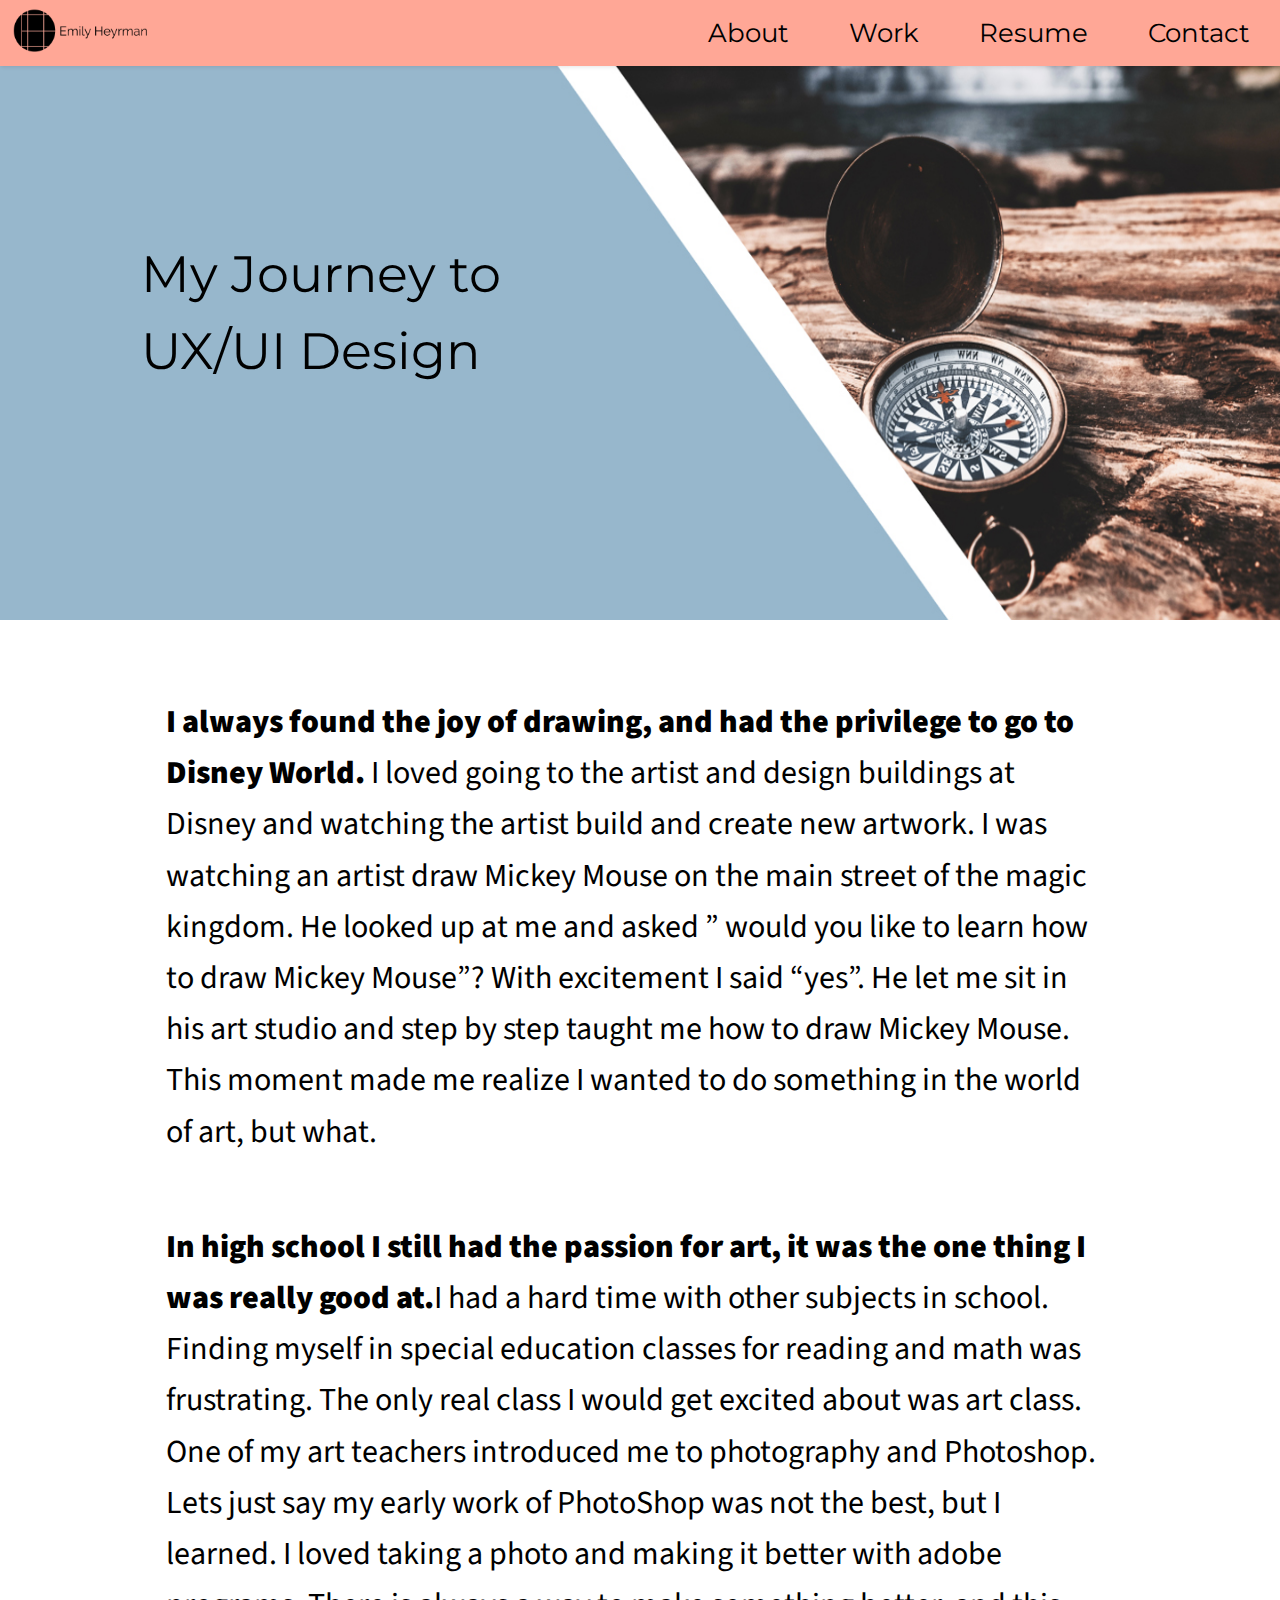
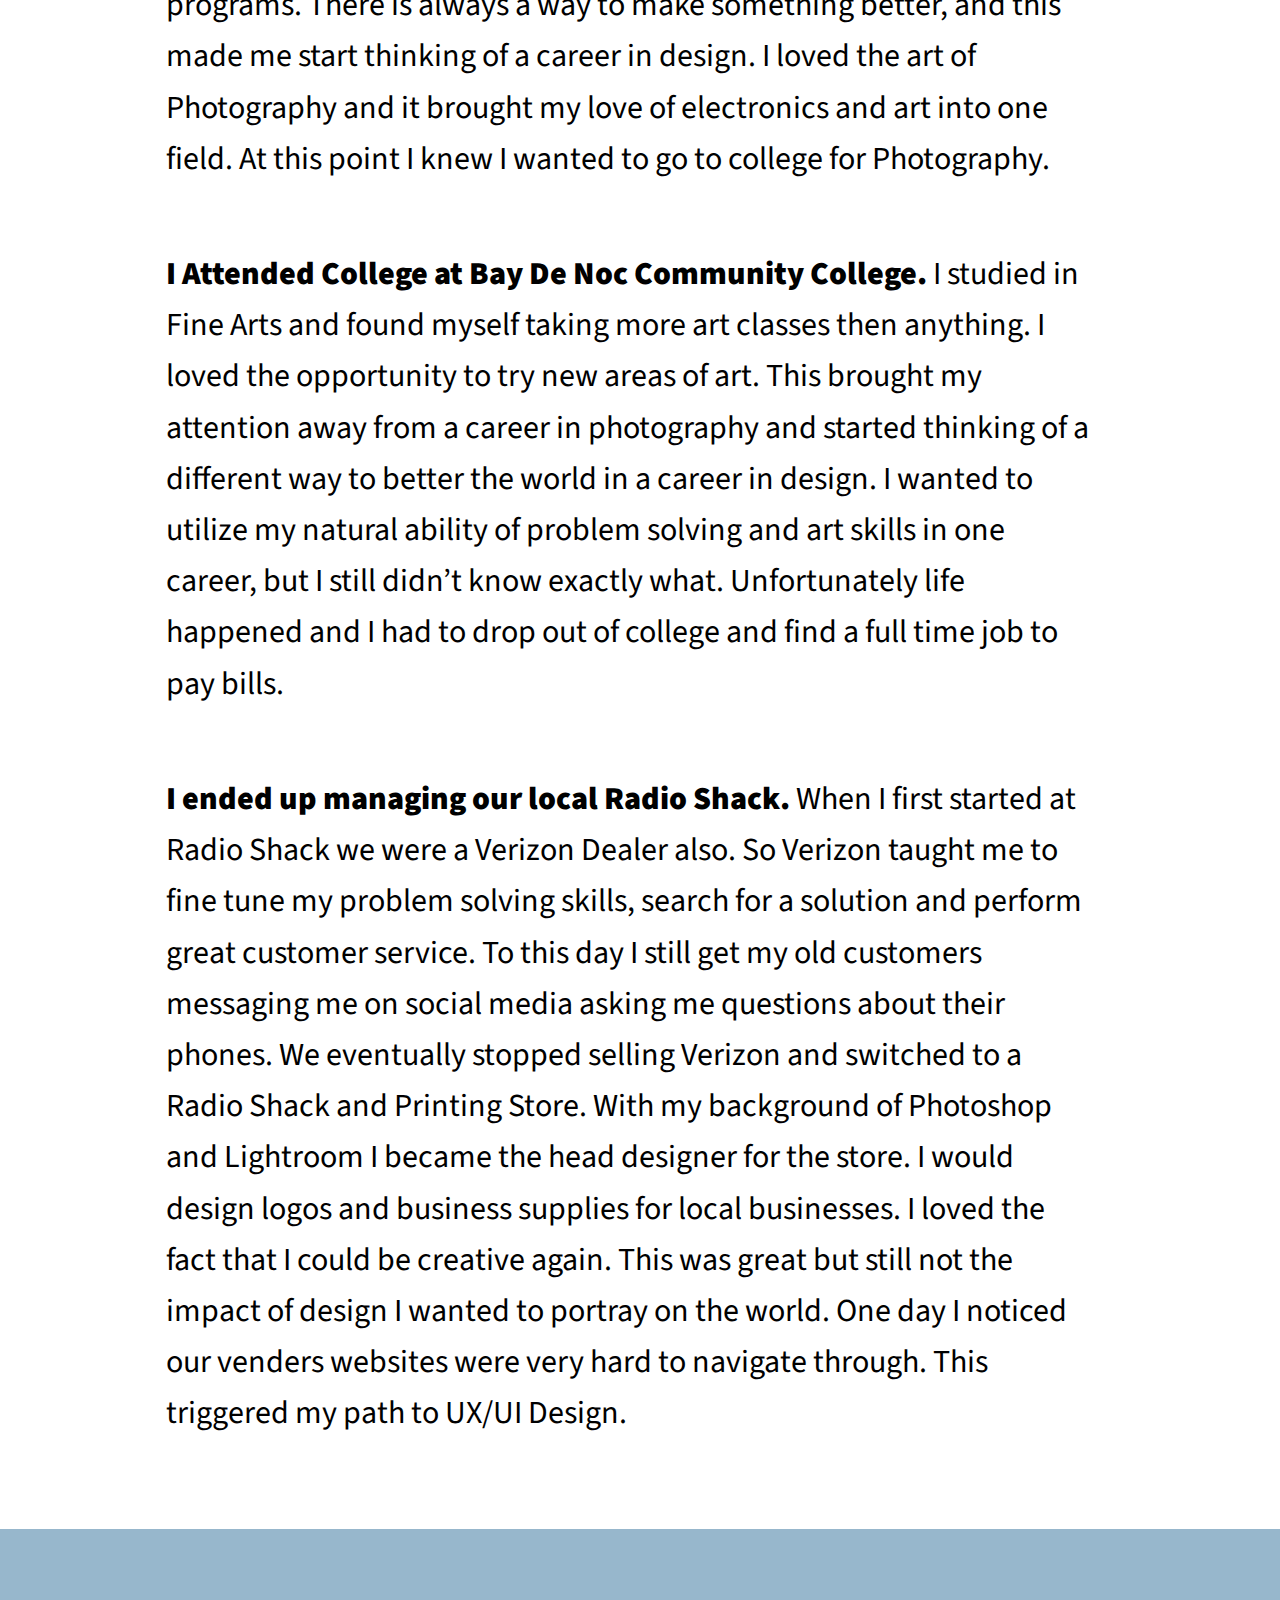
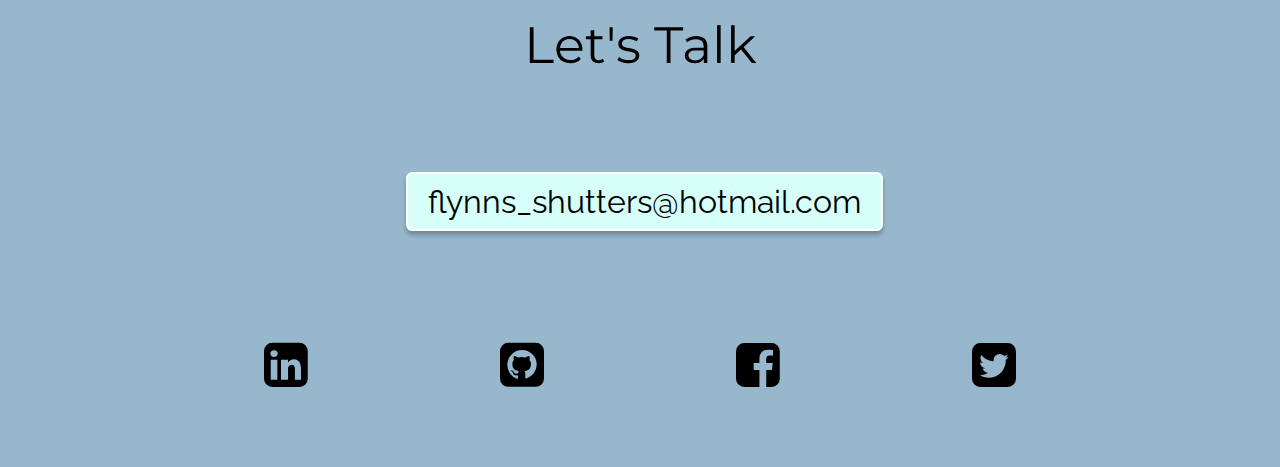
<file: journey.html>
<!DOCTYPE html>
<html>
  <head>
    <!-- Global site tag (gtag.js) - Google Analytics -->
<script async src="https://www.googletagmanager.com/gtag/js?id=UA-141214791-1"></script>
<script>
  window.dataLayer = window.dataLayer || [];
  function gtag(){dataLayer.push(arguments);}
  gtag('js', new Date());
  gtag('config', 'UA-141214791-1');
</script>
<!--Meta-->
    <meta charset="utf-8">
    <meta name="viewport" content="width=device-width, initial-scale=1.0">
<!--- PAGE HEADER TITLE DISPLAYED---------------------------------------------->
    <title>Emily Heyrman's Journey</title>
<!--- FONT -------------------------------------------------------------------->
<link href='https://fonts.googleapis.com/css?family=Montserrat:100,400,900'
  rel='stylesheet' type='text/css'>
<link href='https://fonts.googleapis.com/css?family=Source+Sans+Pro:300,400,900'
  rel='stylesheet' type='text/css'>
<link href='https://fonts.googleapis.com/css?family=Raleway:100,400,900'
  rel='stylesheet' type='text/css'>
<!--- FONT AWESOME ------------------------------------------------------------>
    <link href="https://maxcdn.bootstrapcdn.com/font-awesome/4.7.0/css/font-awesome.min.css" rel="stylesheet">
<!--- CUSTOM STYLES ----------------------------------------------------------->
    <link rel="stylesheet" href="Styles/reset.css">
    <link rel="stylesheet" href="Styles/Main.css">
<!--- BODY START -------------------------------------------------------------->
    <body>
<!--- GRID CONTAINER----------------------------------------------------------->
       <div class="container-journey">
<!---DESKTOP/MOBILE HEADER START----------------------------------------------->
        <div>
         <header class="header">
          <input class="menu-btn" type="checkbox" id="menu-btn" />
           <label class="menu-icon" for="menu-btn"><span class="navicon"></span></label>
            <a href="index.html"><img class="logo" src="images/emily-heyrman-logo.png" alt="Emily Heyrman Logo"></a>
             <ul class="menu">
               <li><a href='journey.html'>About</a></li>
               <li><a href='project.html'>Work</a></li>
               <li><a href="https://drive.google.com/file/d/1IN3a5cMirByidJ79lb_spfK-VHmEiCvX/view?usp=sharing" target="_blank">Resume</a><li>
               <li><a href='#Contact'>Contact</a></li>
            </ul>
          </header>
         </div>
<!-- HERO SECTION ------------------------------------------------------------->
    <section class="hero-journey" id=Journey>
      <h1 class="my-journey-h1">My Journey to UX/UI Design</h1>
        <img class="Journey-Image" src="images/my-journey-image.jpg" alt=" "/>
    </section>
    <section class="paragraph-journey">
        <p class="p-1"><b class="bold">I always found the joy of drawing, and had the privilege to go to Disney World. </b> I loved going to the artist and design buildings at Disney and watching the artist build and create new artwork. I was watching an artist draw Mickey Mouse on the main street of the magic kingdom. He looked up at me and asked ” would you like to learn how to draw Mickey Mouse”? With excitement I said “yes”. He let me sit in his art studio and step by step taught me how to draw Mickey Mouse. This moment made me realize I wanted to do something in the world of art, but what. </p>
        <p class="p-1"><b class="bold">In high school I still had the passion for art, it was the one thing I was really good at.</b>I had a hard time with other subjects in school. Finding myself in special education classes for reading and math was frustrating. The only real class I would get excited about was art class. One of my art teachers introduced me to photography and Photoshop. Lets just say my early work of PhotoShop was not the best, but I learned. I loved taking a photo and making it better with adobe programs. There is always a way to make something better, and this made me start thinking of a career in design. I loved the art of Photography and it brought my love of electronics and art into one field. At this point I knew I wanted to go to college for Photography. </p>
        <p class="p-1"><b class="bold">I Attended College at Bay De Noc Community College.</b> I studied in Fine Arts and found myself taking more art classes then anything. I loved the opportunity to try new areas of art. This brought my attention away from a career in photography and started thinking of a different way to better the world in a career in design. I  wanted to utilize my natural ability of problem solving and art skills in one career, but I still didn’t know exactly what. Unfortunately life happened and I had to drop out of college and find a full time job to pay bills. </p>
        <p class="p-1"><b class="bold">I ended up managing our local Radio Shack.</b> When I first started at Radio Shack we were a Verizon Dealer also. So Verizon taught me to fine tune my problem solving skills, search for a solution and perform great customer service. To this day I still get my old customers messaging me on social media asking me questions about their phones. We eventually stopped selling Verizon and switched to a Radio Shack and Printing Store. With my background of Photoshop and Lightroom I became the head designer for the store. I would design logos and business supplies for local businesses. I loved the fact that I could be creative again. This was great but still not the impact of design I wanted to portray on the world. One day I noticed our venders websites were very hard to navigate through. This triggered my path to UX/UI Design.</p>
    </section>
<!--- LET'S TALK LINK FOOTER SECTION ------------------------------------------>
    <div class="footer">
      <footer class="lets-talk-links" id="Contact">
        <h1>Let's Talk</h1>
<!--- EMAIL LINK -------------------------------------------------------------->
        <a class="email-link" href="mailto:flynns_shutters@hotmail.com" target="_blank"> flynns_shutters@hotmail.com</a>
          <ul class="footer__link-list">
<!--- LINKEDIN LINK------------------------------------------------------------>
          <li class="icon">
        <a class="linkedin-link" href="https://www.linkedin.com/in/emily-heyrman-a6504417b" target="_blank">
          <i class="fa fa-linkedin-square" aria-hidden="true"></i></a>
<!--- GITHUB LINK ------------------------------------------------------------->
        <a class="github-link" href="https://github.com/EmilyHeyrman" target="_blank">
          <i class="fa fa-github-square" aria-hidden="true"></i></a>
<!--- FACEBOOK LINK ----------------------------------------------------------->
        <a class="facebook-link" href="https://www.facebook.com/emily.flynn.31?ref=bookmarks" target="_blank">
          <i class="fa fa-facebook-square" aria-hidden="true"></i></a>
<!--- TWITTER LINK ------------------------------------------------------------>
         <a class="twittier-link" href="https://twitter.com/HeyrmanEmily" target="_blank">
           <i class="fa fa-twitter-square" aria-hidden="true"></i></a>
         </li>
        </ul>
       </footer>
      </div>
     </body>
    </html>
</file>
<file: Styles/Main.css>
/* ----------------------- MOBILE DESIGN ---------------------------------------*/

/* ----------------------- HOME PAGE -------------------------------------------*/

html {
  color: #000000;
  font-family: Montserrat;
  font-size: 10px;
}

/* ----------------------- BODY COLOR OF HTML BACKGROUND -----------------------*/

body {
  background-color: #ffffff;
}

/* ----------------------- GRID ------------------------------------------------*/

.container {
  display: grid;
  grid-template-columns: auto;
  grid-template-rows: 5.7rem 42vw 42vw 42vw 42vw;
}

/* ----------------------- MOBILE / DESKTOP NAV BAR ----------------------------*/

/* header */

.header {
  background-color: #FFA796;
  box-shadow: 1px 1px 4px 0 rgba(0,0,0,.1);
  position: fixed;
  width: 100%;
  z-index: 3;

}

.header ul {
  background-color: #FFA796;
  list-style: none;
  margin: 0;
  overflow: hidden;
  padding: 0;
}

.header li a {
  color: #000000;
  display: block;
  font-size: 2vw;
  padding: 20px 20px;
  text-decoration: none;
  text-align: center;
}

.header li a:hover,
.header .menu-btn:hover {
  background-color: #f4f4f4;
}

.logo {
  display: block;
  float: left;
  font-size: 2vw;
  padding: .5vw 0 .5vw 1vw;
  text-decoration: none;
  width: 139px;
}

/* menu */

.header .menu {
  clear: both;
  max-height: 0;
  transition: max-height .2s ease-out;
}

/* menu icon */

.header .menu-icon {
  cursor: pointer;
  display: inline-block;
  float: right;
  padding: 28px 20px;
  position: relative;
  user-select: none;
}

.header .menu-icon .navicon {
  background: #333;
  display: block;
  height: 2px;
  position: relative;
  transition: background .2s ease-out;
  width: 18px;
}

.header .menu-icon .navicon:before,
.header .menu-icon .navicon:after {
  background: #333;
  content: '';
  display: block;
  height: 100%;
  position: absolute;
  transition: all .2s ease-out;
  width: 100%;
}

.header .menu-icon .navicon:before {
  top: 5px;
}

.header .menu-icon .navicon:after {
  top: -5px;
}

/* menu btn */

.header .menu-btn {
  display: none;
}

.header .menu-btn:checked ~ .menu {
  max-height: 240px;
}

.header .menu-btn:checked ~ .menu-icon .navicon {
  background: transparent;
}

.header .menu-btn:checked ~ .menu-icon .navicon:before {
  transform: rotate(-45deg);
}

.header .menu-btn:checked ~ .menu-icon .navicon:after {
  transform: rotate(45deg);
}

.header .menu-btn:checked ~ .menu-icon:not(.steps) .navicon:before,
.header .menu-btn:checked ~ .menu-icon:not(.steps) .navicon:after {
  top: 0;
}

/* ----------------------- MENU BAR --------------------------------------------*/

.menu {
  background-color: #FFA796;
  padding-bottom: 2rem;
  padding-right: 1rem;
}

.topnav a:hover {
  background-color: #000000;
}

/* ----------------------- HERO SECTION HOME PAGE-------------------------------*/

/* ----------------------- MOBILE LOGO -----------------------------------------*/

.hero{
  border-bottom: 3.5vw solid white;
  width: 100%;
}

.feathers{
  height: 100%;
  width: 100%;
}

.image-feathers{
  height: 100%;
  width: 100%;
}

.hero h1{
  font-size: 4vw;
  height: auto;
  line-height: 128%;
  padding: 7vw 0 0 21vw;
  position: absolute;
  width: 60%;
}

.hero h2{
  font-size: 2.5vw;
  height: auto;
  line-height: 128%;
  padding: 25vw 0 0 0;
  position: absolute;
  text-align: center;
  width: 100%;
}

.hero h3{
  font-style: italic;
  font-size: 2.5vw;
  height: auto;
  line-height: 128%;
  padding: 30vw 0 0 0;
  position: absolute;
  text-align: center;
  width: 100%;
}
/* ----------------------- MY STORY SECTION HOME PAGE---------------------------*/

.my-journey{
  background-image:url(../images/summer-and-me.jpg);
  background-repeat: no-repeat;
  background-size: 100%;
  border-bottom: 4vw solid white;
  width: 100%;
}

.my-journey p, h2{
  font-family: Montserrat;
  padding: 5vw 0 0 0;
  text-align: center;
  width:49%;
}

.my-journey h2{
  font-size: 4vw;
}

.my-journey p{
  font-size: 2.5vw;
  line-height: 4vw;
  padding-bottom: 5vw;
}

.My-Life-Button{
  background-color: #D6FFF9;
  border: white 2px solid ;
  box-shadow: 0 .4rem .4rem rgba(0, 0, 0, 0.25);
  color: #000000;
  font-family: Raleway;
  font-size: 2.5vw;
  line-height: 4.3vw;
  position: absolute;
  right: 68%;
  text-align: center;
  text-decoration: none;
  -webkit-border-radius: .5vw;
  width: 14%;
}

.my-story-image{
  display: none;
}

.story-image{
  display: none;
}

/* ----------------------- SAVE SAFE SECTION HOME PAGE--------------------------*/
.Save-Safe{
  background-color: #FFA796;
  background-image:url(../images/savesafesectionimage.png);
  background-size: 57%;
  background-repeat: no-repeat;
  border-bottom: 3.5vw solid white;
}

.save-safe-mobile-image{
  display: none;
}
.Save-Safe-Mobile{
display: none;
}

.Save-Safe h2, p, h3{
  padding: 5vw 0 0 50vw;
  width:49%;
}

.Save-Safe h2{
  font-size: 4vw;
}

.Save-Safe p{
  font-family: Montserrat;
  font-size: 2.5vw;
  line-height: 0;
  padding: 5vw 0 2vw 63vw;
  width: 30%;
}

.Save-Safe h3{
  font-size: 2.5vw;
  line-height: 4.3vw;
  padding: 0 0 5vw 58vw;
  width: 35%;
}

.Prototype-Button{
  background-color: #80c3b9;
  border: white 2px solid ;
  box-shadow: 0 .4rem .4rem rgba(0, 0, 0, 0.25);
  color: #000000;
  font-family: Raleway;
  font-size: 2.5vw;
  line-height: 4.3vw;
  position: absolute;
  right: 27%;
  text-align: center;
  text-decoration: none;
  -webkit-border-radius: .5vw;
  width: 14%;
}

.Case-Study-Button{
  background-color: #D6FFF9;
  border: white 2px solid ;
  box-shadow: 0 .4rem .4rem rgba(0, 0, 0, 0.25);
  color: #000000;
  font-family: Raleway;
  font-size: 2.5vw;
  line-height: 4.3vw;
  position: absolute;
  right: 7.5%;
  text-align: center;
  text-decoration: none;
  -webkit-border-radius: .5vw;
  width: 14%;
}

/* ----------------------- BOTTOM CONTACT SECTION HOME PAGE --------------------*/

.lets-talk-links h1{
  font-size: 4vw;
  padding: 7vw 0 8vw 0;
  text-align: center;
  width: 100%;
}

.email-link{
  background-color: #D6FFF9;
  border: white 2px solid ;
  box-shadow: 0 .4rem .4rem rgba(0, 0, 0, 0.25);
  color: #000000;
  font-family: Raleway;
  font-size: 2.5vw;
  line-height: 4.3vw;
  position: absolute;
  right: 31%;
  text-align: center;
  text-decoration: none;
  -webkit-border-radius: .5vw;
  width: 37%;
}

.icon{
  font: normal normal normal 4vw/1 FontAwesome;
  padding-top: 13vw;
  text-align: center;
  width: 100%;
}

.linkedin-link{
  color: #000000;
  padding: 0 10vw 0 10vw;
}

.github-link{
  color: #000000;
  padding: 0 10vw 0 4vw;
}

.facebook-link{
  color: #000000;
  padding: 0 10vw 0 4vw;
}

.twittier-link{
  color: #000000;
  padding: 0 10vw 0 4vw;
}

.footer{
  background-color: #97B7CC;
  width: 100%;
}

/* ------------------CASE STUDY FOR SAVE SAFE MOBILE ---------------------------*/

/* ------------------GRID FOR CASE STUDY SAVE SAFE -----------------------------*/

.container-SaveSafe{
  display: grid;
  grid-template-columns: auto;
  grid-template-rows:
  /*-- nav --*/5.5rem
  /*-- Hero --*/39vw
  /*-- Overview --*/41vw
  /*-- Problem --*/84vw
  /*-- Solution --*/38vw
  /*-- Process --*/70vw
  /*-- User Surveys --*/54vw
  /*-- SWOT Image --*/56vw
  /*-- SWOT Surveys --*/41vw
  /*-- Personas --*/42vw
  /*-- Personas-Leanne --*/133vw
  /*-- Personas-Joe --*/127vw
  /*-- User Stories Image --*/59vw
  /*-- User Stories --*/47vw
  /*-- User Flows --*/157vw
  /*-- Wireframes --*/266vw
  /*-- Analysis of Test --*/60vw
  /*-- Mockups --*/42vw
  /*-- Branding --*/200vw
  /*-- Typeface --*/85vw
  /*-- Prototype --*/39vw
  /*-- Analysis of Test --*/88vw
  /*-- Conclusion --*/60vw
  /*-- Footer --*/42vw
  ;
}

/* ------------------HERO SECTION FOR CASE STUDY SAVE SAFE ---------------------*/

h1{
  font-size: 4vw;
  padding: 5vw 0 5vw 21vw;
}

p{
  font-family: Source Sans Pro;
  font-size: 2vw;
  line-height: 3.5vw;
  padding: 0 0 1vw 21.5vw;
  text-align: left;
  width:57%;
}

.hero-image{
  width: 100%;
}

.hero-SaveSafe h1{
  font-size: 4vw;
  line-height: 5vw;
  padding: 4vw 0 0 11vw;
  position: absolute;
  text-align: left;
  width: 23vw;
}

.hero-SaveSafe h2{
  font-size: 2vw;
  line-height: 3vw;
  padding: 17vw 0 0 11vw;
  position: absolute;
  text-align: left;
  width: 29vw;
}

.SaveSafe-Prototype-Button{
  background-color: #D6FFF9;
  border: white 2px solid ;
  box-shadow: 0 .4rem .4rem rgba(0, 0, 0, 0.25);
  color: #000000;
  font-family: Raleway;
  font-size: 2vw;
  line-height: 3.3vw;
  margin-top: 27.4vw;
  position: absolute;
  right: 73vw;
  text-align: center;
  text-decoration: none;
  -webkit-border-radius: .5vw;
  width: 15%;
}

.SaveSafe-PrototypeMobile-Button{
  background-color: #D6FFF9;
  border: white 2px solid ;
  box-shadow: 0 .4rem .4rem rgba(0, 0, 0, 0.25);
  color: #000000;
  font-family: Raleway;
  font-size: 2vw;
  line-height: 3.3vw;
  margin-top: 27vw;
  position: absolute;
  right: 53.5vw;
  text-align: center;
  text-decoration: none;
  -webkit-border-radius: .5vw;
  width: 15%;
}

/* ------------------ OVERVIEW SECTION -----------------------------------------*/

.Overview{
  background-color: #FFFFFF;
  width: 100%;
}

.overview-bold{
  display: inline-block;
  font-family: Source Sans Pro;
  font-size: 2vw;
  font-weight: 900;
  padding: 0 0 2vw 21vw;
}

.role{
  display: inline-block;
  font-family: Source Sans Pro;
  font-size: 2vw;
  padding-left: 6vw;
  width: 45%;
}

.tools{
  display: inline-block;
  font-family: Source Sans Pro;
  font-size: 2vw;
  padding-left: 5.3vw;
  width: 44%;
}

.date{
  display: inline-block;
  font-family: Source Sans Pro;
  font-size: 2vw;
  padding-left: 5.9vw;
  width: 44%;
}

.skills-info{
  display: inline-block;
  font-family: Source Sans Pro;
  font-size: 2vw;
  line-height: 3vw;
  padding-left: 5.2vw;
  position: absolute;
  text-align: left;
  width: 55%;
}

/* ------------------ PROBLEM SECTION ------------------------------------------*/

.Problem{
  background: #FFA796;
  border-bottom: 3.5vw solid white;
  width: 100%;
}

.problem-p{
  color: #000000;
  display: inline-block;
  font-family: Source Sans Pro;
  font-size: 2vw;
  line-height: 3.5vw;
  padding: 0 15vw 5vw 21vw;
  width: 56%;
  text-align: left;
}

.top-line-problem{
  color: #000000;
  display: inline-block;
  font-family: Source Sans Pro;
  font-size: 2vw;
  font-weight: 900;
  padding: 0 15vw 5vw 21vw;
  width: 56%;
}

.ProblemLine-1{
  color: #000000;
  display: inline-block;
  font-family: Source Sans Pro;
  font-size: 2vw;
  list-style-type: disc;
  padding: 0 40vw 0 4vw;
}

.problem-2{
  color: #000000;
  display: inline-block;
  font-family: Source Sans Pro;
  font-size: 2vw;
  padding: 0 55vw 0 4vw;
}

.problem-4{
  color: #000000;
  display: inline-block;
  font-family: Source Sans Pro;
  font-size: 2vw;
  padding: 0 53vw 0 4vw;
}

.problem-6{
  color: #000000;
  display: inline-block;
  font-family: Source Sans Pro;
  font-size: 2vw;
  padding: 0 46vw 0 4vw;
}

.problem-8{
  color: #000000;
  display: inline-block;
  font-family: Source Sans Pro;
  font-size: 2vw;
  padding: 0 17vw 0 4vw;
}


/* ------------------ SOLUTION SECTION -----------------------------------------*/

.Solution{
  background-image:url(../images/solution-photo-section.jpg);
  background-size: 100%;
  background-repeat: no-repeat;
}

.Solution h1{
  font-size: 4vw;
  padding: 3vw 11vw 0 58vw;
  position: absolute;
}

.Solution p{
  color: #000000;
  font-family: Source Sans Pro;
  font-size: 2vw;
  line-height: 3.5vw;
  padding: 9vw 0 0 58vw;
  position: absolute;
  text-align: left;
  width: 36%;
}

.SaveSafe-Prototype1-Button{
  background-color: #D6FFF9;
  border: white 2px solid ;
  box-shadow: 0 .4rem .4rem rgba(0, 0, 0, 0.25);
  color: #000000;
  font-family: Raleway;
  font-size: 2vw;
  line-height: 3.3vw;
  margin-top: 28vw;
  position: absolute;
  right: 25.5vw;
  text-align: center;
  text-decoration: none;
  -webkit-border-radius: .5vw;
  width: 15%;
}

.SaveSafe-Prototype2-Button{
  background-color: #D6FFF9;
  border: white 2px solid ;
  box-shadow: 0 .4rem .4rem rgba(0, 0, 0, 0.25);
  color: #000000;
  font-family: Raleway;
  font-size: 2vw;
  line-height: 3.3vw;
  margin-top: 28vw;
  position: absolute;
  right: 6.5vw;
  text-align: center;
  text-decoration: none;
  -webkit-border-radius: .5vw;
  width: 15%;
}

.Solution-Image{
  display: none;
}

/* ------------------ PROCESS SECTION ------------------------------------------*/

.Process-List {
  list-style: initial;
}

.Process-Section{
  background-color: #FFFFFF;
  width: 100%;
}

.process-1{
  display: inline-block;
  font-family: Source Sans Pro;
  font-size: 2vw;
  padding: 4vw 0 0 29.5vw;
}

.process-2{
  display: inline-block;
  font-family: Source Sans Pro;
  font-size: 2vw;
  padding: 0 0 0 16vw;
}

.process-4{
  display: inline-block;
  font-family: Source Sans Pro;
  font-size: 2vw;
  padding: 0 0 0 15vw;
}

.process-6{
  display: inline-block;
  font-family: Source Sans Pro;
  font-size: 2vw;
  padding: 0 0 0 18vw;
}

.process-8{
  display: inline-block;
  font-family: Source Sans Pro;
  font-size: 2vw;
  padding-left: 17.5%;
  padding: 0 6vw 0 11.6vw;
}

.process-10{
  display: inline-block;
  font-family: Source Sans Pro;
  font-size: 2vw;
  padding-left: 21.8%;
  padding: 0 11vw 0 14.5vw;
}

/* ------------------ USER SURVEYS SECTION--------------------------------------*/

.User-Surveys-Section{
  background: #FFA796;
  border-bottom: 3.5vw solid white;
  width: 100%;
}

.SaveSafe-Survey-Button{
  background-color: #D6FFF9;
  border: white 2px solid ;
  box-shadow: 0 .4rem .4rem rgba(0, 0, 0, 0.25);
  color: #000000;
  font-family: Raleway;
  font-size: 2vw;
  line-height: 4.3vw;
  margin-top: 2.5vw;
  position: absolute;
  right: 63vw;
  text-align: center;
  text-decoration: none;
  -webkit-border-radius: .5vw;
  width: 14%;
}

.SaveSafe-Responses-Button{
  background-color: #D6FFF9;
  border: white 2px solid ;
  box-shadow: 0 .4rem .4rem rgba(0, 0, 0, 0.25);
  color: #000000;
  font-family: Raleway;
  font-size: 2vw;
  line-height: 4.3vw;
  margin-top: 2.5vw;
  position: absolute;
  right: 44.5vw;
  text-align: center;
  text-decoration: none;
  -webkit-border-radius: .5vw;
  width: 14%;
}

/* ------------------ SWOT ANALYSIS SECTION-------------------------------------*/

.SWOT-Image{
  width: 100%;
}

.SWOT-Analysis-Section{
  width: 100%;
}

.SaveSafe-SWOT-Dropbox-Button{
  background-color: #D6FFF9;
  border: white 2px solid ;
  box-shadow: 0 .4rem .4rem rgba(0, 0, 0, 0.25);
  color: #000000;
  font-family: Raleway;
  font-size: 2vw;
  line-height: 4.3vw;
  margin-top: 2vw;
  position: absolute;
  right: 63.4vw;
  text-align: center;
  text-decoration: none;
  -webkit-border-radius: .5vw;
  width: 14%;
}

.SaveSafe-SWOT-GoogleDrive-Button{
  background-color: #D6FFF9;
  border: white 2px solid ;
  box-shadow: 0 .4rem .4rem rgba(0, 0, 0, 0.25);
  color: #000000;
  font-family: Raleway;
  font-size: 2vw;
  line-height: 4.3vw;
  margin-top: 2vw;
  position: absolute;
  right: 44vw;
  text-align: center;
  text-decoration: none;
  -webkit-border-radius: .5vw;
  width: 14%;
}

.SaveSafe-SWOT-Pinterest-Button{
  background-color: #D6FFF9;
  border: white 2px solid ;
  box-shadow: 0 .4rem .4rem rgba(0, 0, 0, 0.25);
  color: #000000;
  font-family: Raleway;
  font-size: 2vw;
  line-height: 4.3vw;
  margin-top: 2vw;
  position: absolute;
  right: 24vw;
  text-align: center;
  text-decoration: none;
  -webkit-border-radius: .5vw;
  width: 14%;
}
/* ------------------ PERSONAS SECTION -----------------------------------------*/

.persona-image{
  display: none;
}

.Persona-Image-Section{
  width: 100%;
}

.Personas-Section h1{
  padding: 4vw 0 5vw 11vw;
  position: absolute;
}

.Personas-Section p{
  font-family: Source Sans Pro;
  font-size: 2vw;
  line-height: 3.5vw;
  padding: 11vw 0 0 11vw;
  position: absolute;
  text-align: left;
  width: 40%;
}

.SaveSafe-Personas-Button{
  background-color: #D6FFF9;
  border: white 2px solid ;
  box-shadow: 0 .4rem .4rem rgba(0, 0, 0, 0.25);
  color: #000000;
  font-family: Raleway;
  font-size: 2vw;
  line-height: 4.3vw;
  margin-top: 30vw;
  position: absolute;
  right: 74vw;
  text-align: center;
  text-decoration: none;
  -webkit-border-radius: .5vw;
  width: 14%;
}

.Personas-Leanne{
  background: #FFA796;
}

.leanne-image{
  padding: 2vw 0 0 11vw;
  width:32%;
}

.Motivations{
  font-size: 4vw;
  padding: .9vw 0 2vw 44vw;
  margin-top: -47vw;
  width:23%;
}

.Motivations-p{
  font-family: Source Sans Pro;
  font-size: 2vw;
  line-height: 3.5vw;
  padding: 0 0 0 44vw;
  width:45%;
}

.name-persona{
  font-size: 1.5vw;
  padding: 0 0 1vw 11vw;
  width:12.5%;
}

.name-persona-2{
  font-size: 1.5vw;
  padding: 0 0 1vw 11vw;
  width:9.5%;
}

.Job{
  font-size: 1.5vw;
  padding: 0 0 0 11vw;
  width:22%;
}

.Job-2{
  font-size: 1.5vw;
  padding: 0 0 0 10.6vw;
  width:18%;
}

.Everyday-User{
  font-size: 4vw;
  padding: 4vw 0 2vw 11vw;
  width:29%;
}

.Non-User{
  font-size: 4vw;
  padding: 4vw 0 2vw 11vw;
  width:20%;
}

.Goals{
  font-size: 4vw;
  padding: 4vw 0 1vw 61vw;
  width:11%;
}

.Goal-List{
  font-family: Source Sans Pro;
  font-size: 2vw;
  line-height: 3.5vw;
  padding: 0 0 0 61vw;
  width:28%;
}

.Frustrations{
  font-size: 4vw;
  padding: 4vw 0 1vw 11vw;
  width:24%;
  margin-top: -37vw;
}

.Frustrations-2{
  font-size: 4vw;
  margin-top: -37vw;
  padding: 12vw 0 1vw 11vw;
  width:24%;
}

.Fristrations-List{
  font-family: Source Sans Pro;
  font-size: 2vw;
  line-height: 3.5vw;
  padding: 0 11vw 0 11vw;
  width:45%;
}

.BIO{
  font-size: 4vw;
  padding: 3vw 11vw 1vw 10.5vw;
  width:8%;
}

.BIO-p{
  font-family: Source Sans Pro;
  font-size: 2vw;
  line-height: 3.5vw;
  padding: 0 21vw 0 11vw;
  width:58%;
}

/* ------------------ USER STORIES SECTION -------------------------------------*/

.user-stories-image{
  border-bottom: 3.5vw solid white;
  width: 100%;
}

.User-Stories-Section{
  background: #FFA796;
  width: 100%;
}

.SaveSafe-UserStory-Button{
  background-color: #D6FFF9;
  border: white 2px solid ;
  box-shadow: 0 .4rem .4rem rgba(0, 0, 0, 0.25);
  color: #000000;
  font-family: Raleway;
  font-size: 2vw;
  line-height: 4.3vw;
  margin-top: 2vw;
  position: absolute;
  right: 63.3vw;
  text-align: center;
  text-decoration: none;
  -webkit-border-radius: .5vw;
  width: 14%;
}

/* ------------------ USER FLOW SECTION ----------------------------------------*/

.User-Flows-Section{
  width: 100%;
}

.UserFlow-Images{
  padding-top: 9.3vw;
  width: 100%;
}

.SaveSafe-UserFlows-Button{
  background-color: #D6FFF9;
  border: white 2px solid ;
  box-shadow: 0 .4rem .4rem rgba(0, 0, 0, 0.25);
  color: #000000;
  font-family: Raleway;
  font-size: 2vw;
  line-height: 4.3vw;
  margin-top: 2vw;
  position: absolute;
  right: 63.3vw;
  text-align: center;
  text-decoration: none;
  -webkit-border-radius: .5vw;
  width: 14%;
}

/* ------------------ WIREFRAME SECTION ----------------------------------------*/

.Wireframe-image{
  width: 100%;
}

.Wireframes-Section h1{
  font-size: 4vw;
  padding: 5.5vw 11vw 0 58vw;
  position: absolute;
}

.Wireframes-Section p{
  color: #000000;
  font-family: Source Sans Pro;
  font-size: 2vw;
  line-height: 3.5vw;
  padding: 12vw 5vw 0 58vw;
  position: absolute;
  text-align: left;
  width: 36%;
}

.Wireframe-Images{
  height: 121vw;
  padding: 0 4vw 0 4vw;
  width: 91%;
}

.Wireframe-Digital{
  height: 100vw;
  padding: 0 4vw 0 7vw;
  width: 86%;
}

.Wireframe-mobile{
  display: none;
}

.SaveSafe-Wireframe-Button{
  background-color: #D6FFF9;
  border: white 2px solid ;
  box-shadow: 0 .4rem .4rem rgba(0, 0, 0, 0.25);
  color: #000000;
  font-family: Raleway;
  font-size: 2vw;
  line-height: 4.3vw;
  margin-top: 29.5vw;
  position: absolute;
  right: 26.5vw;
  text-align: center;
  text-decoration: none;
  -webkit-border-radius: .5vw;
  width: 14%;
}

/* ------------------ ANALYSIS OF TEST SECTION --------------------------------*/

.Analysis-of-Test-Section{
  background: #FFA796;
  width: 100%;
}

.test-1{
  display: inline-block;
  font-family: Source Sans Pro;
  font-size: 2.5vw;
  font-weight: 900;
  padding: 0 4vw 0 21vw;
}

.test-2{
  font-family: Source Sans Pro;
  font-size: 2.5vw;
  font-weight: 900;
  padding: 12vw 4vw 0 21vw;
  position: absolute;
}

.test-3{
  font-family: Source Sans Pro;
  font-size: 2.5vw;
  font-weight: 900;
  padding: 26.6vw 4vw 0 21vw;
  position: absolute;
}

.test-1-info{
  display: inline-block;
  font-family: Source Sans Pro;
  font-size: 2vw;
  line-height: 3.5vw;
  position: absolute;
  width: 55.5%;
  margin-top: -0.5vw;
}

.test-2-info{
  font-family: Source Sans Pro;
  font-size: 2vw;
  line-height: 3.5vw;
  padding-left: 31.5vw;
  padding-top: 11.5vw;
  position: absolute;
  width: 55.5%;
}

.test-3-info{
  display: inline-block;
  font-family: Source Sans Pro;
  font-size: 2vw;
  line-height: 3.5vw;
  position: absolute;
  padding-top: 28.5vw;
  width: 55.5%;
}

.SaveSafe-User-Testing-Wireframes-Button{
  background-color: #D6FFF9;
  border: white 2px solid ;
  box-shadow: 0 .4rem .4rem rgba(0, 0, 0, 0.25);
  color: #000000;
  font-family: Raleway;
  font-size: 2vw;
  line-height: 4.3vw;
  margin-top: 35.5vw;
  position: absolute;
  right: 63.5vw;
  text-align: center;
  text-decoration: none;
  -webkit-border-radius: .5vw;
  width: 14%;
}
/* ------------------ MOCKUPS SECTIONS ----------------------------------------*/

.Mockup-Image{
  padding-top: 4vw;
  width: 100%;
}

.Mockup-Section h1{
  padding: 8.5vw 0 5vw 11vw;
  position: absolute;
}

.Mockup-Section p{
  font-family: Source Sans Pro;
  font-size: 2vw;
  line-height: 3.5vw;
  padding: 15.4vw 0 0 11vw;
  position: absolute;
  text-align: left;
  width: 45%;
}

.SaveSafe-Mockup-Mobile-Button{
  background-color: #D6FFF9;
  border: white 2px solid ;
  box-shadow: 0 .4rem .4rem rgba(0, 0, 0, 0.25);
  color: #000000;
  font-family: Raleway;
  font-size: 2vw;
  line-height: 4.3vw;
  margin-top: 33vw;
  position: absolute;
  right: 54vw;
  text-align: center;
  text-decoration: none;
  -webkit-border-radius: .5vw;
  width: 14%;
}

.SaveSafe-Mockup-Desktop-Button{
  background-color: #D6FFF9;
  border: white 2px solid ;
  box-shadow: 0 .4rem .4rem rgba(0, 0, 0, 0.25);
  color: #000000;
  font-family: Raleway;
  font-size: 2vw;
  line-height: 4.3vw;
  margin-top: 33vw;
  position: absolute;
  right: 74vw;
  text-align: center;
  text-decoration: none;
  -webkit-border-radius: .5vw;
  width: 14%;
}

.Mockup-portfolio{
  display: none;
}
.Mockup-Image-Digital{
  padding-top: 4vw;
  width: 100%;
}

/* ------------------ BRANDING SECTION ----------------------------------------*/

.Branding-Section{
  background: #ffffff;
  width: 100%;
}

.SaveSafe-Branding-Button{
  background-color: #D6FFF9;
  border: white 2px solid ;
  box-shadow: 0 .4rem .4rem rgba(0, 0, 0, 0.25);
  color: #000000;
  font-family: Raleway;
  font-size: 2vw;
  line-height: 4.3vw;
  margin-top: 2vw;
  position: absolute;
  right: 63.5vw;
  text-align: center;
  text-decoration: none;
  -webkit-border-radius: .5vw;
  width: 14%;
}

.sketching-of-logo{
  padding: 11vw 0 0 4vw;
  width: 92%;
}

.color-info{
  padding: 4vw 0 0 4vw;
  width: 92%;
}

.Mobile-logo-digital{
  padding: 4vw 0 4vw 16vw;
  width: 65%;
}

/* ------------------ TYPEFACE SECTION ----------------------------------------*/

.Typeface-Section{
  background: #FFA796;
  border-bottom: 3.5vw solid white;
  width: 100%;
}

.Plantagenet-Cherokee-font{
  font-family: Plantagenet Cherokee;
  font-size: 2vw;
  line-height: 3.5vw;
  padding: 4vw 0 4vw 30vw;
  width: 40%;
}

.Ovo-font{
  font-family: Ovo;
  font-size: 2vw;
  line-height: 3.5vw;
  padding: 4vw 0 4vw 30vw;
  width: 40%;
}

/* ------------------ PROTOTYPE SECTION----------------------------------------*/

.Prototype-image{
  width: 100%;
}

.Prototype h1{
  font-size: 4vw;
  padding: 4vw 11vw 0 57vw;
  position: absolute;
}

.Prototype p{
  color: #000000;
  font-family: Source Sans Pro;
  font-size: 2vw;
  line-height: 3.5vw;
  padding: 11.4vw 3vw 0 57vw;
  position: absolute;
  text-align: left;
  width: 39%;
}

.SaveSafe-Prototype-Mobile-Button{
  background-color: #D6FFF9;
  border: white 2px solid ;
  box-shadow: 0 .4rem .4rem rgba(0, 0, 0, 0.25);
  color: #000000;
  font-family: Raleway;
  font-size: 2vw;
  line-height: 4.3vw;
  margin-top: 29vw;
  position: absolute;
  right: 8vw;
  text-align: center;
  text-decoration: none;
  -webkit-border-radius: .5vw;
  width: 14%;
}

.SaveSafe-Prototype-Desktop-Button{
  background-color: #D6FFF9;
  border: white 2px solid ;
  box-shadow: 0 .4rem .4rem rgba(0, 0, 0, 0.25);
  color: #000000;
  font-family: Raleway;
  font-size: 2vw;
  line-height: 4.3vw;
  margin-top: 29vw;
  position: absolute;
  right: 27.6vw;
  text-align: center;
  text-decoration: none;
  -webkit-border-radius: .5vw;
  width: 14%;
}

.Prototype-Image{
  display: none;
}

/* ------------------ ANALYSIS OF TEST SECTION --------------------------------*/

.test2-one{
  display: inline-block;
  font-family: Source Sans Pro;
  font-size: 2.5vw;
  font-weight: 900;
  padding: 0 4vw 0 21vw;
}

.test2-two{
  font-family: Source Sans Pro;
  font-size: 2.5vw;
  font-weight: 900;
  padding: 16.5vw 4vw 0 21vw;
  position: absolute;
}

.test2-three{
  font-family: Source Sans Pro;
  font-size: 2.5vw;
  font-weight: 900;
  padding: 39vw 4vw 0 21vw;
  position: absolute;
}

.test2-one-info{
  display: inline-block;
  font-family: Source Sans Pro;
  font-size: 2vw;
  line-height: 3.5vw;
  position: absolute;
  width: 55.5%;
}

.test2-two-info{
  font-family: Source Sans Pro;
  font-size: 2vw;
  line-height: 3.5vw;
  padding-left: 31.3vw;
  padding-top: 16vw;
  position: absolute;
  width: 55.5%;
}

.test2-three-info{
  display: inline-block;
  font-family: Source Sans Pro;
  font-size: 2vw;
  line-height: 3.5vw;
  padding-top: 41vw;
  position: absolute;
  width: 55.5%;
}

.SaveSafe-User-Testing-Prototype-Button{
  background-color: #D6FFF9;
  border: white 2px solid ;
  box-shadow: 0 .4rem .4rem rgba(0, 0, 0, 0.25);
  color: #000000;
  font-family: Raleway;
  font-size: 2vw;
  line-height: 4.3vw;
  margin-top: 63vw;
  position: absolute;
  right: 63.5vw;
  text-align: center;
  text-decoration: none;
  -webkit-border-radius: .5vw;
  width: 14%;
}
/* ------------------ CONCLUSION SECTION --------------------------------------*/

.Conclusion{
  background: #FFA796;
  border-bottom: 3.5vw solid white;
  width: 100%;
}

.Conclusion p{
  font-family: Source Sans Pro;
  font-size: 2vw;
  line-height: 3.5vw;
  padding: 0 0 0 21.5vw;
  width: 60%;
}

.SaveSafe-Conclusion1-Button{
  background-color: #D6FFF9;
  border: white 2px solid ;
  box-shadow: 0 .4rem .4rem rgba(0, 0, 0, 0.25);
  color: #000000;
  font-family: Raleway;
  font-size: 2vw;
  line-height: 3.3vw;
  margin-top: 3vw;
  position: absolute;
  right: 62vw;
  text-align: center;
  text-decoration: none;
  -webkit-border-radius: .5vw;
  width: 15%;
}

.SaveSafe-Conclusion2-Button{
  background-color: #D6FFF9;
  border: white 2px solid ;
  box-shadow: 0 .4rem .4rem rgba(0, 0, 0, 0.25);
  color: #000000;
  font-family: Raleway;
  font-size: 2vw;
  line-height: 3.3vw;
  margin-top: 3vw;
  position: absolute;
  right: 41.5vw;
  text-align: center;
  text-decoration: none;
  -webkit-border-radius: .5vw;
  width: 15%;
}

/* ------------------ START OF MY JOURNEY PAGE --------------------------------*/


/* ------------------ MY JOURNEY CONTAINER ------------------------------------*/

.container-journey{
  display: grid;
  grid-template-columns: auto;
  grid-template-rows: 5.7rem 45vw 195vw 42vw;
}

.Journey-Image{
  height: 100%;
  width: 100%;
}
.hero-journey{
  border-bottom: 13.5px solid white;
}

.my-journey-h1{
  font-size: 4vw;
  line-height:6vw;
  padding: 14vw 0 0 11vw;
  position: absolute;
  width: 38vw;
}

.p-1 {
  display: inline-block;
  font-family: Source Sans Pro;
  font-size: 2.5vw;
  line-height: 4vw;
  padding: 5vw 5vw 0 13vw;
  text-align: left;
  width: 73%;
}

.bold{
  font-weight: 900;
}

/* ------------------ Media Quiry for Home Page ------------------------------*/

@media (min-width: 768px) {

.header li {
  float: left;
  }

.header li a {
  padding: 20px 30px;
  }

.header .menu {
  clear: none;
  float: right;
  max-height: none;
  }

.header .menu-icon {
  display: none;
  }
}

@media (max-width: 768px) {

/* ------------------ START OF MY JOURNEY PAGE MOBILE --------------------------------*/


/* ------------------ MY JOURNEY CONTAINER ------------------------------------*/

.header li a {
  font-size: 3.5vw;
  padding: 17px 30px;
  }

.container-journey{
  display: grid;
  grid-template-columns: auto;
  grid-template-rows: 5.7rem 45vw 500vw 46vw;
}

.my-journey-h1{
  font-size: 5vw;
  line-height:8vw;
}

.p-1 {
  font-size: 4vw;
  line-height: 7vw;
}

.lets-talk-links h1{
  font-size: 6vw;
}

.email-link{
  font-size: 3.5vw;
}


/* ----------------------- HERO SECTION HOME PAGE-------------------------------*/

/* ----------------------- MOBILE LOGO -----------------------------------------*/


.container {
  display: grid;
  grid-template-columns: auto;
  grid-template-rows: 5.7rem 60vw 60vw 75vw 60vw 78vw 42vw;
}

.hero h1{
  font-size: 6vw;
  padding: 9vw 0 0 5vw;
  width: 89%;
}

.hero h2{
  font-size: 3.5vw;
  line-height: 128%;
  padding: 32vw 0 0 0;
}

.hero h3{
  font-size: 3.5vw;
  padding: 40vw 0 0 9vw;
  width: 77%;
}

/* ----------------------- SAVE SAFE SECTION HOME PAGE--------------------------*/
.Save-Safe{
  background-color: #FFA796;
  background-image:none;
}

.Save-Safe h2{
  font-size: 6vw;
  padding: 7vw 0 0 25vw;
}

.Save-Safe p{
  font-size: 3.5vw;
  line-height: 8vw;
  padding: 4vw 0 3vw 33vw;
  width: 35%;
}

.Save-Safe h3{
  font-size: 3.5vw;
  line-height: 4.3vw;
  padding-bottom: 7vw;
  padding-left: 26vw;
  width: 49%;
}

.Prototype-Button{
  font-size: 3.5vw;
  line-height: 10.3vw;
  right: 54%;
  width: 25%;
}

.Case-Study-Button{
  font-size: 3.5vw;
  line-height: 10.3vw;
  right: 20.5%;
  width: 25%;
}

/* ----------------------- SAVE SAFE IMAGE FOR MOBILE---------------------------*/

.save-safe-mobile-image{
  display: inline;
  width: 100%;
}

.Save-Safe-Mobile{
  display: inline;
  width: 100%;
}

/* ----------------------- MY STORY SECTION HOME PAGE---------------------------*/

.my-journey{
  background-image: none;
  background-color: #FFA796;
}

.my-journey h2{
  font-size: 6vw;
  padding: 9vw 0 2vw 25vw;
}

.my-journey p{
  font-size: 3.5vw;
  line-height: 4vw;
  padding-bottom: 7vw;
  padding-left: 25vw;
}

.My-Life-Button{
  font-size: 3.5vw;
  line-height: 10.3vw;
  right: 38%;
  width: 25%;
}

/* ----------------------- MY STORY IMAGE MOBILE--------------------------*/

.my-story-image{
  border-bottom: 4vw solid white;
  display: inline;
  width: 100%;
}

.story-image{
  display: inline;
  width: 100%;
}

.container-SaveSafe{
  display: grid;
  grid-template-columns: auto;
  grid-template-rows:
  /*-- nav --*/5.5rem
  /*-- Hero --*/50vw
  /*-- IMAGE HERO --*/71vw
  /*-- Overview --*/64vw
  /*-- Problem --*/138vw
  /*-- Solution --*/68vw
  /*-- Solution Image --*/114vw
  /*-- Process --*/101vw
  /*-- User Surveys --*/95vw
  /*-- SWOT Image --*/56vw
  /*-- SWOT Surveys --*/100vw
  /*-- Personas image --*/71vw
  /*-- Personas --*/67vw
  /*-- Personas-Leanne --*/399vw
  /*-- Personas-Joe --*/378vw
  /*-- User Stories Image --*/60vw
  /*-- User Stories --*/80vw
  /*-- User Flows --*/182vw
  /*-- Wireframes --*/373vw
  /*-- Analysis of Test --*/139vw
  /*-- Mockups --*/198vw
  /*-- Branding --*/243vw
  /*-- Typeface --*/123vw
  /*-- Prototype --*/62vw
  /*-- Prototype Image --*/71vw
  /*-- Analysis of Test --*/192vw
  /*-- Conclusion --*/128vw
  /*-- Footer --*/45vw
  ;
}

/* ------------------HERO SECTION FOR CASE STUDY SAVE SAFE ---------------------*/

.hero-SaveSafe{
  background-color: #97B7CC;
  border-bottom: 4vw solid white;
}

h1{
  font-size: 6vw;
  padding: 5vw 0 5vw 14vw;
}

p{
  font-size: 3.5vw;
  line-height: 5.5vw;
  padding: 0 0 1vw 14vw;
  width:75%;
}

.hero-image{
  display: none;
}

.hero-SaveSafe h1{
  font-size: 6vw;
  padding: 9vw 0 0 17vw;
  width: 65vw;
}

.hero-SaveSafe h2{
  font-size: 3.5vw;
  padding: 20vw 0 0 13vw;
  width: 73vw;
}

.SaveSafe-Prototype-Button{
  font-size: 3.5vw;
  line-height: 10.3vw;
  margin-top: 30vw;
  right: 52vw;
  width: 32%;
}

.SaveSafe-PrototypeMobile-Button{
  font-size: 3.5vw;
  line-height: 10.3vw;
  margin-top: 30vw;
  right: 15vw;
  width: 32%;
}

/* ------------------ OVERVIEW SECTION -----------------------------------------*/

.overview-bold{
  font-size: 3.5vw;
  padding: 0 0 4vw 14vw;
}

.role{
  font-size: 3vw;
  width: 54%;
}

.tools{
  font-size: 3vw;
  width: 62%;
}

.date{
  font-size: 3vw;
  width: 64%;
}

.skills-info{
  font-size: 3vw;
  line-height: 4vw;
  width: 62%;
}

/* ------------------ PROBLEM SECTION ------------------------------------------*/

.problem-p{
  color: #000000;
  display: inline-block;
  font-family: Source Sans Pro;
  font-size: 3.5vw;
  line-height: 5.5vw;
  padding: 0 5vw 5vw 14vw;
  width: 75%;
  text-align: left;
}

.top-line-problem{
  font-size: 3.5vw;
  padding: 0 5vw 5vw 14vw;
  width: 75%;
}

.ProblemLine-1{
  font-size: 3.5vw;
  padding-right: 42vw;
}

.problem-2{
  font-size: 3.5vw;
}

.problem-4{
  font-size: 3.5vw;
  padding-right: 44vw;
}

.problem-6{
  font-size: 3.5vw;
}

.problem-8{
  font-size: 3.5vw;
}

/* ------------------ SOLUTION SECTION -----------------------------------------*/

.Solution{
  background-image:none;
  background-color: #97B7CC;
  border-bottom: 4vw solid white;
}

.Solution h1{
  font-size: 6vw;
  padding: 4.5vw 11vw 0 14vw;
}

.Solution p{
  font-size: 3.5vw;
  line-height: 5.5vw;
  padding: 15vw 6vw 0 14vw;
  width: 76%;
}

.SaveSafe-Prototype1-Button{
  font-size: 3.5vw;
  line-height: 10.3vw;
  margin-top: 47vw;
  right: 53vw;
  width: 32%;
}

.SaveSafe-Prototype2-Button{
  font-size: 3.5vw;
  line-height: 10.3vw;
  margin-top: 47vw;
  right: 14vw;
  width: 32%;
}

.Solution-Image{
  display: inline;
}

.solution-image-project{
  width: 100%;
}

/* ------------------ PROCESS SECTION ------------------------------------------*/

.process-1{
  font-size: 3.5vw;
  padding: 4vw 0 0 14vw;
}

.process-2{
  font-size: 3.5vw;
  padding: 0 0 0 24vw;
}

.process-4{
  font-size: 3.5vw;
  padding: 0 0 0 22vw;
}

.process-6{
  font-size: 3.5vw;
  padding: 0 0 0 27vw;
}

.process-8{
  font-size: 3.5vw;
  padding: 0 6vw 0 16vw;
}

.process-10{
  font-size: 3.5vw;
  padding: 0 11vw 0 21vw;
}

/* ------------------ USER SURVEYS SECTION--------------------------------------*/

.User-Surveys-Section{
  background: #FFA796;
  border-bottom: 4vw solid white;
  width: 100%;
}

.SaveSafe-Survey-Button{
  font-size: 3.5vw;
  line-height: 10.3vw;
  margin-top: 3.5vw;
  right: 59vw;
  width: 25%;
}

.SaveSafe-Responses-Button{
  font-size: 3.5vw;
  line-height: 10.3vw;
  margin-top: 3.5vw;
  right: 25vw;
  width: 25%;
}

/* ------------------ SWOT ANALYSIS SECTION-------------------------------------*/
.SWOT-Image{
  width: 100%;
}

.SWOT-Analysis-Section{
  width: 100%;
}

.SaveSafe-SWOT-Dropbox-Button{
  font-size: 3.5vw;
  line-height: 10.3vw;
  margin-top:21vw;
  right: 40vw;
  width: 25%;
}

.SaveSafe-SWOT-GoogleDrive-Button{
  font-size: 3.5vw;
  line-height: 10.3vw;
  margin-top: 5vw;
  right: 40vw;
  width: 25%;
}

.SaveSafe-SWOT-Pinterest-Button{
  font-size: 3.5vw;
  line-height: 10.3vw;
  margin-top: 37vw;
  right: 40vw;
  width: 25%;
}

/* ------------------ PERSONAS SECTION -----------------------------------------*/
.persona-image{
  display: inline;
}

.Persona-Image-mobile{
  width: 100%;
}

.Personas-Section{
  background-color: #97B7CC;
  border-bottom: 4vw solid white;
}

.Persona-Image-Section{
  display: none;
  width: 100%;
}

.Personas-Section h1{
  padding: 5vw 0 5vw 14vw;
}

.Personas-Section p{
  font-size: 3.5vw;
  line-height: 5.5vw;
  padding: 15vw 0 0 14vw;
  width:75%;
}

.SaveSafe-Personas-Button{
  font-size: 3.5vw;
  line-height: 10.3vw;
  margin-top: 44vw;
  right: 58.5vw;
  width: 25%;
}

.leanne-image{
  padding: 2vw 0 0 14vw;
  width:72%;
}

.Motivations{
  font-size: 6vw;
  padding: .9vw 0 2vw 14vw;
  margin-top: 5vw;
  width:35%;
}

.Motivations-p{
  font-size: 3.5vw;
  line-height: 5.5vw;
  padding: 0 0 0 14vw;
  width:74%;
}

.name-persona{
  font-size: 3.5vw;
  padding: 0 0 1vw 14vw;
  width:29%;
}

.name-persona-2{
  font-size: 3.5vw;
  padding: 0 0 1vw 14vw;
  width:21.5%;
}

.Job{
  font-size: 3.5vw;
  padding: 0 0 0 14vw;
  width:51%;
}

.Job-2{
  font-size: 3.5vw;
  padding: 0 0 0 14vw;
  width:41%;
}


.Everyday-User{
  font-size: 6vw;
  padding: 5vw 0 5vw 14vw;
  width: 44%;
}

.Non-User{
  font-size: 6vw;
  padding: 5vw 0 5vw 14vw;
  width: 29%;
}

.Goals{
  font-size: 6vw;
  margin-bottom: 39vw;
  padding: 6vw 0 1vw 14vw;
  width:16%;
}

.Goal-List{
  font-size: 3.5vw;
  line-height: 5.5vw;
  margin-top: -38vw;
  padding: 0 0 0 14vw;
  width:50%;
}

.Frustrations{
  font-size: 6vw;
  margin-top: 2vw;
  padding: 4vw 0 2vw 14vw;
  width:36%;
}

.Frustrations-2{
  font-size: 6vw;
  margin-top: -4vw;
  padding: 12vw 0 1vw 14vw;
  width:36%;
}

.Fristrations-List{
  font-size: 3.5vw;
  line-height: 5.5vw;
  padding: 0 11vw 0 14vw;
  width:62%;
}

.BIO{
  font-size: 6vw;
  padding: 6vw 11vw 2vw 14vw;
  width:11%;
}

.BIO-p{
  font-size: 3.5vw;
  line-height: 5.5vw;
  padding: 0 0 0 14vw;
  width:72%;
}

/* ------------------ USER STORIES SECTION -------------------------------------*/

.User-Stories-Section{
  background: #FFA796;
  width: 100%;
}

.SaveSafe-UserStory-Button{
  font-size: 3.5vw;
  line-height: 10.3vw;
  margin-top: 3.5vw;
  right: 59vw;
  width: 25%;
}

.SaveSafe-SWOT-Pinterest-Button{
  font-size: 3.5vw;
  line-height: 10.3vw;
  margin-top: 37vw;
  right: 40vw;
  width: 25%;
}

/* ------------------ USER FLOW SECTION ----------------------------------------*/

.User-Flows-Section{
  width: 100%;
}

.SaveSafe-UserFlows-Button{
  font-size: 3.5vw;
  line-height: 10.3vw;
  margin-top: 3vw;
  right: 58.5vw;
  width: 25%;
}

.UserFlow-Images{
  padding-top: 20.3vw;
  width: 100%;
}


/* ------------------ WIREFRAME SECTION ----------------------------------------*/

.Wireframes-Section{
  background-color: #97B7CC;
  border-bottom: 4vw solid white;
  height: 15.5%;
  width: 100%;
}

.Wireframe-image{
  display: none;
  width: 100%;
}

.Wireframes-Section h1{
  font-size: 6vw;
  padding: 5.5vw 11vw 0 14vw;
}

.Wireframes-Section p{
  font-size: 3.5vw;
  line-height: 5.5vw;
  padding: 16vw 5vw 0 14vw;
  width: 72%;
}

.Wireframe-mobile{
  display: inline;
  padding: 62vw 0 0 0;
  width: 100%;
}

.Wireframe-Images{
  height: 121vw;
  padding: 0 4vw 0 4vw;
  width: 91%;
}

.Wireframe-Digital{
  height: 100vw;
  padding: 0 4vw 0 7vw;
  width: 86%;
}

.SaveSafe-Wireframe-Button{
  font-size: 3.5vw;
  line-height: 10.3vw;
  margin-top: 42vw;
  right: 59vw;
  width: 25%;
}

/* ------------------ ANALYSIS OF TEST SECTION --------------------------------*/

.Analysis-of-Test-Section{
  border-bottom: 4vw solid white;
}

.test-1{
  font-size: 3.5vw;
  padding: 3vw 4vw 0 14vw;
}

.test-2{
  font-size: 3.5vw;
  padding: 35vw 4vw 0 14vw;
}

.test-3{
  font-size: 3.5vw;
  padding: 69vw 4vw 0 14vw;
}

.test-1-info{
  font-size: 3.5vw;
  line-height: 5.5vw;
  margin-top: 1.5vw;
  width: 55.5%;
}

.test-2-info{
  font-size: 3.5vw;
  line-height: 5.5vw;
  padding-left: 26.5vw;
  padding-top: 34vw;
  width: 55.5%;
}

.test-3-info{
  font-size: 3.5vw;
  line-height: 5.5vw;
  padding-top: 74vw;
  width: 55.5%;
}

.SaveSafe-User-Testing-Wireframes-Button{
  font-size: 3.5vw;
  line-height: 10.3vw;
  margin-top: 95vw;
  right: 59vw;
  width: 25%;
}
/* ------------------ MOCKUPS SECTIONS ----------------------------------------*/

.Mockup-Section{
  background-color: #97B7CC;
  border-bottom: 4vw solid white;
  height: 30.5%;
}

.Mockup-Image{
  display: none;
}

.Mockup-Section h1{
  padding: 5vw 0 5vw 14vw;
}

.Mockup-Section p{
  font-size: 3.5vw;
  line-height: 5.5vw;
  padding: 15.4vw 0 0 14vw;
  width: 79%;
}

.SaveSafe-Mockup-Mobile-Button{
  font-size: 3.5vw;
  line-height: 10.3vw;
  margin-top: 43vw;
  right: 25vw;
  width: 25%;
}

.SaveSafe-Mockup-Desktop-Button{
  font-size: 3.5vw;
  line-height: 10.3vw;
  margin-top: 43vw;
  right: 59vw;
  width: 25%;
}

.Mockup-portfolio{
  border-bottom: 4vw solid white;
  display: inline;
  padding: 65vw 0 0 0;
  width: 100%;
}

.Mockup-Image-Digital{
  padding-top: 0vw;
  width: 100%;
}

/* ------------------ BRANDING SECTION ----------------------------------------*/

.Branding-Section{
  background: #ffffff;
  width: 100%;
}

.SaveSafe-Branding-Button{
  font-size: 3.5vw;
  line-height: 10.3vw;
  margin-top: 4vw;
  right: 59vw;
  width: 25%;
}

.sketching-of-logo{
  padding: 23vw 0 0 4vw;
  width: 92%;
}

.color-info{
  padding: 4vw 0 0 4vw;
  width: 92%;
}

.Mobile-logo-digital{
  padding: 4vw 0 4vw 16vw;
  width: 65%;
}

/* ------------------ TYPEFACE SECTION ----------------------------------------*/

.Typeface-Section{
  background: #FFA796;
  border-bottom: 3.5vw solid white;
  width: 100%;
}

.Plantagenet-Cherokee-font{
  font-size: 3vw;
  line-height: 4.5vw;
  padding: 4vw 0 4vw 20vw;
  width: 56%;
}

.Ovo-font{
  font-size: 3vw;
  line-height: 4.5vw;
  padding: 4vw 0 4vw 20vw;
  width: 54%;
}

/* ------------------ PROTOTYPE SECTION----------------------------------------*/
.Prototype{
  background-color: #97B7CC;
  border-bottom: 3.5vw solid white;
  width: 100%;
}

.Prototype-image{
  display: none;
  width: 100%;
}

.Prototype h1{
  font-size: 6vw;
  padding: 6vw 11vw 0 14vw;
}

.Prototype p{
  font-size: 3.5vw;
  line-height: 5.5vw;
  padding: 16.4vw 0vw 0 14vw;
  width: 74%;
}

.SaveSafe-Prototype-Mobile-Button{
  font-size: 3.5vw;
  line-height: 10.3vw;
  margin-top: 42vw;
  right: 22vw;
  width: 26%;
}

.SaveSafe-Prototype-Desktop-Button{
  font-size: 3.5vw;
  line-height: 10.3vw;
  margin-top: 42vw;
  right: 57vw;
  width: 26%;
}

.Prototype-Image{
  display: inline;
}

.Prototype-lake{
  width: 100%;
}

/* ------------------ ANALYSIS OF TEST SECTION --------------------------------*/

.test2-one{
  font-size: 3.5vw;
  padding: 1vw 4vw 0 14vw;
}

.test2-two{
  font-size: 3.5vw;
  padding: 40vw 4vw 0 14vw;
}

.test2-three{
  font-size: 3.5vw;
  padding: 88vw 4vw 0 14vw;
}

.test2-one-info{
  font-size: 3.5vw;
  line-height: 5.5vw;
  width: 60%;
}

.test2-two-info{
  font-size: 3.5vw;
  line-height: 5.5vw;
  padding-left: 27vw;
  padding-top: 39vw;
  width: 60%;
}

.test2-three-info{
  font-size: 3.5vw;
  line-height: 5.5vw;
  padding-top: 92vw;
  width: 60%;
}

.SaveSafe-User-Testing-Prototype-Button{
  font-size: 3.5vw;
  line-height: 10.3vw;
  margin-top: 153vw;
  right: 57vw;
  width: 26%;
}

/* ------------------ CONCLUSION SECTION --------------------------------------*/

.Conclusion{
  background: #FFA796;
  border-bottom: 3.5vw solid white;
  width: 100%;
}

.Conclusion p{
  font-size: 3.5vw;
  line-height: 5.5vw;
  padding: 0 0 0 14vw;
  width: 76%;
}

.SaveSafe-Conclusion1-Button{
  font-size: 3.5vw;
  line-height: 10.3vw;
  margin-top: 6vw;
  right: 32%;
  width: 35%;
}

.SaveSafe-Conclusion2-Button{
  font-size: 3.5vw;
  line-height: 10.3vw;
  margin-top: 25vw;
  right: 32%;
  width: 35%;
}

/* ----------------------- BOTTOM CONTACT SECTION MOBILE --------------------*/

.lets-talk-links h1{
  font-size: 5vw;
  padding: 7vw 0 8vw 0;
  text-align: center;
  width: 100%;
}

.email-link{
  background-color: #D6FFF9;
  border: white 2px solid ;
  box-shadow: 0 .4rem .4rem rgba(0, 0, 0, 0.25);
  color: #000000;
  font-family: Raleway;
  font-size: 3.5vw;
  line-height: 5.3vw;
  position: absolute;
  right: 25%;
  text-align: center;
  text-decoration: none;
  -webkit-border-radius: .5vw;
  width: 50%;
}

.icon{
  font: normal normal normal 6vw/1 FontAwesome;
  padding-top: 13vw;
  text-align: center;
  width: 100%;
}

.linkedin-link{
  color: #000000;
  padding: 0 7vw 0 4vw;
}

.github-link{
  color: #000000;
  padding: 0 7vw 0 4vw;
}

.facebook-link{
  color: #000000;
  padding: 0 7vw 0 4vw;
}

.twittier-link{
  color: #000000;
  padding: 0 7vw 0 4vw;
}

.footer{
  background-color: #97B7CC;
  width: 100%;
}

}
</file>
